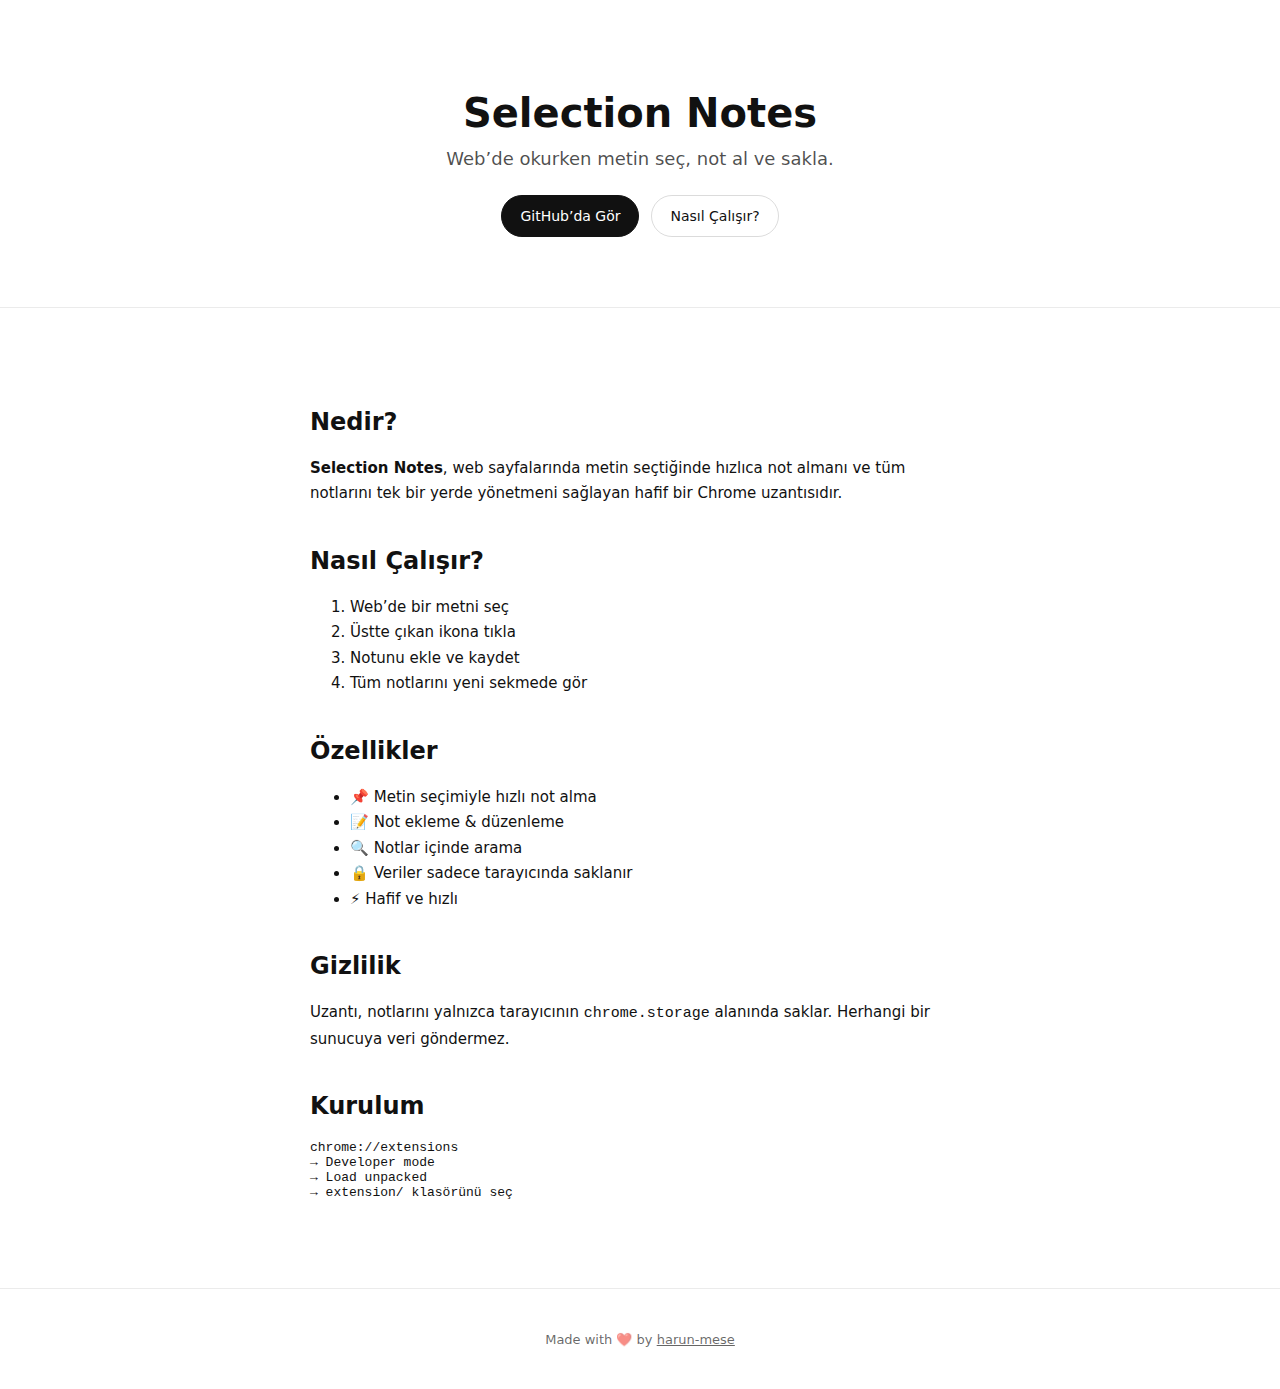
<file: docs/index.html>
<!doctype html>
<html lang="tr">
<head>
  <meta charset="utf-8" />
  <meta name="viewport" content="width=device-width, initial-scale=1" />
  <title>Selection Notes – Chrome Extension</title>
  <meta name="description" content="Web’de okurken metin seç, not al ve kaydet." />
  <link rel="stylesheet" href="style.css" />
</head>
<body>

<header class="hero">
  <h1>Selection Notes</h1>
  <p>Web’de okurken metin seç, not al ve sakla.</p>

  <div class="actions">
    <a class="btn primary" href="https://github.com/harun-mese/my-notes-extension" target="_blank">
      GitHub’da Gör
    </a>
    <a class="btn" href="#how">
      Nasıl Çalışır?
    </a>
  </div>
</header>

<section class="container">
  <h2>Nedir?</h2>
  <p>
    <strong>Selection Notes</strong>, web sayfalarında metin seçtiğinde
    hızlıca not almanı ve tüm notlarını tek bir yerde
    yönetmeni sağlayan hafif bir Chrome uzantısıdır.
  </p>

  <h2 id="how">Nasıl Çalışır?</h2>
  <ol>
    <li>Web’de bir metni seç</li>
    <li>Üstte çıkan ikona tıkla</li>
    <li>Notunu ekle ve kaydet</li>
    <li>Tüm notlarını yeni sekmede gör</li>
  </ol>

  <h2>Özellikler</h2>
  <ul>
    <li>📌 Metin seçimiyle hızlı not alma</li>
    <li>📝 Not ekleme & düzenleme</li>
    <li>🔍 Notlar içinde arama</li>
    <li>🔒 Veriler sadece tarayıcında saklanır</li>
    <li>⚡ Hafif ve hızlı</li>
  </ul>

  <h2>Gizlilik</h2>
  <p>
    Uzantı, notlarını yalnızca tarayıcının
    <code>chrome.storage</code> alanında saklar.
    Herhangi bir sunucuya veri göndermez.
  </p>

  <h2>Kurulum</h2>
  <pre>
chrome://extensions
→ Developer mode
→ Load unpacked
→ extension/ klasörünü seç
  </pre>
</section>

<footer class="footer">
  <p>
    Made with ❤️ by <a href="https://github.com/harun-mese">harun-mese</a>
  </p>
</footer>

</body>
</html>
</file>
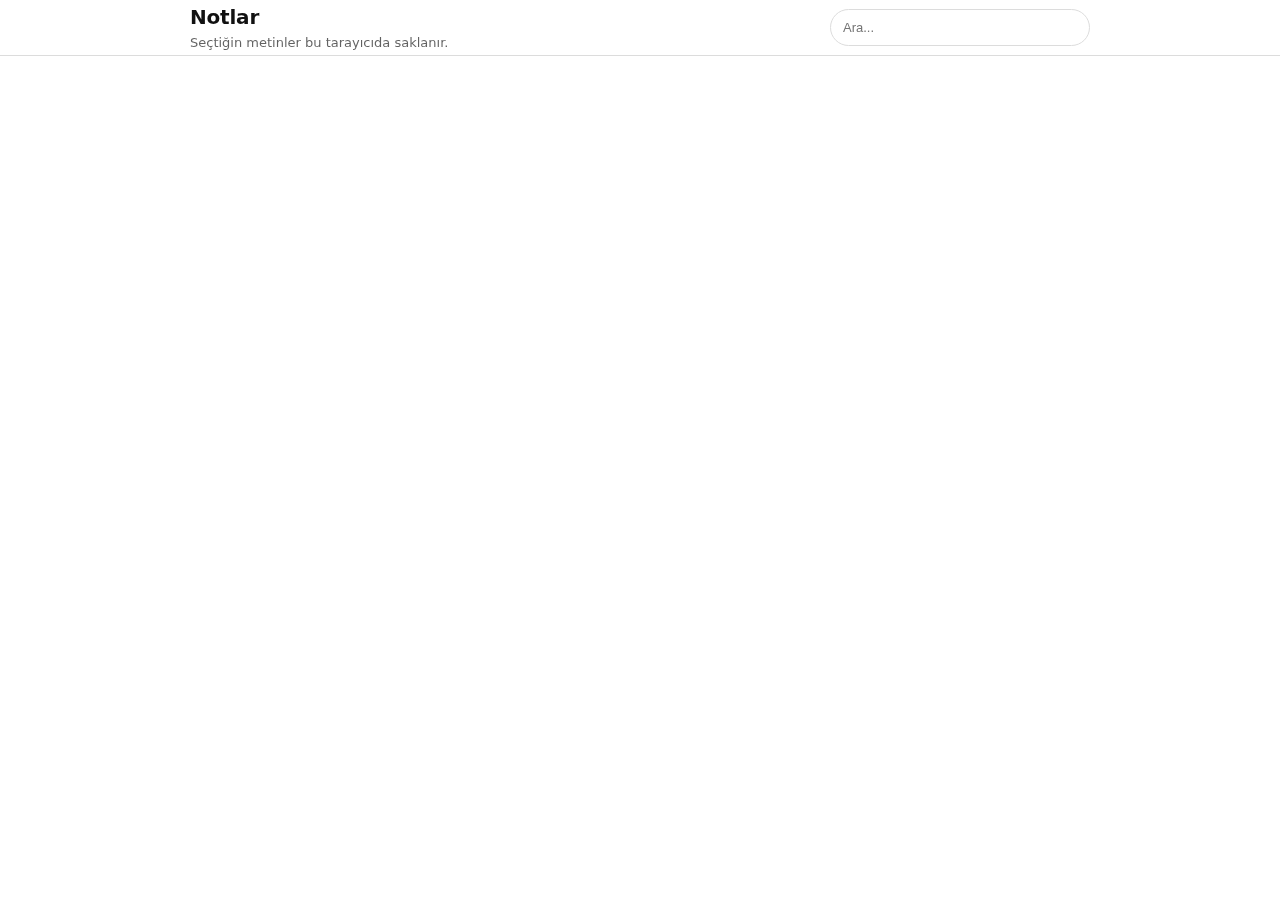
<file: notes.html>
<!doctype html>
<html>
<head>
  <meta charset="utf-8" />
  <meta name="viewport" content="width=device-width,initial-scale=1" />
  <title>Notlar</title>
  <link rel="stylesheet" href="notes.css" />
</head>
<body>
    <main class="container">
  
      <div class="topbar">
        <div class="header">
          <div>
            <h1>Notlar</h1>
            <div class="sub">Seçtiğin metinler bu tarayıcıda saklanır.</div>
          </div>
          <input id="q" placeholder="Ara..." />
        </div>
      </div>
  
      <div id="list" class="list"></div>
  
    </main>
  
    <script src="notes.js"></script>
  </body>
  
</html>
</file>
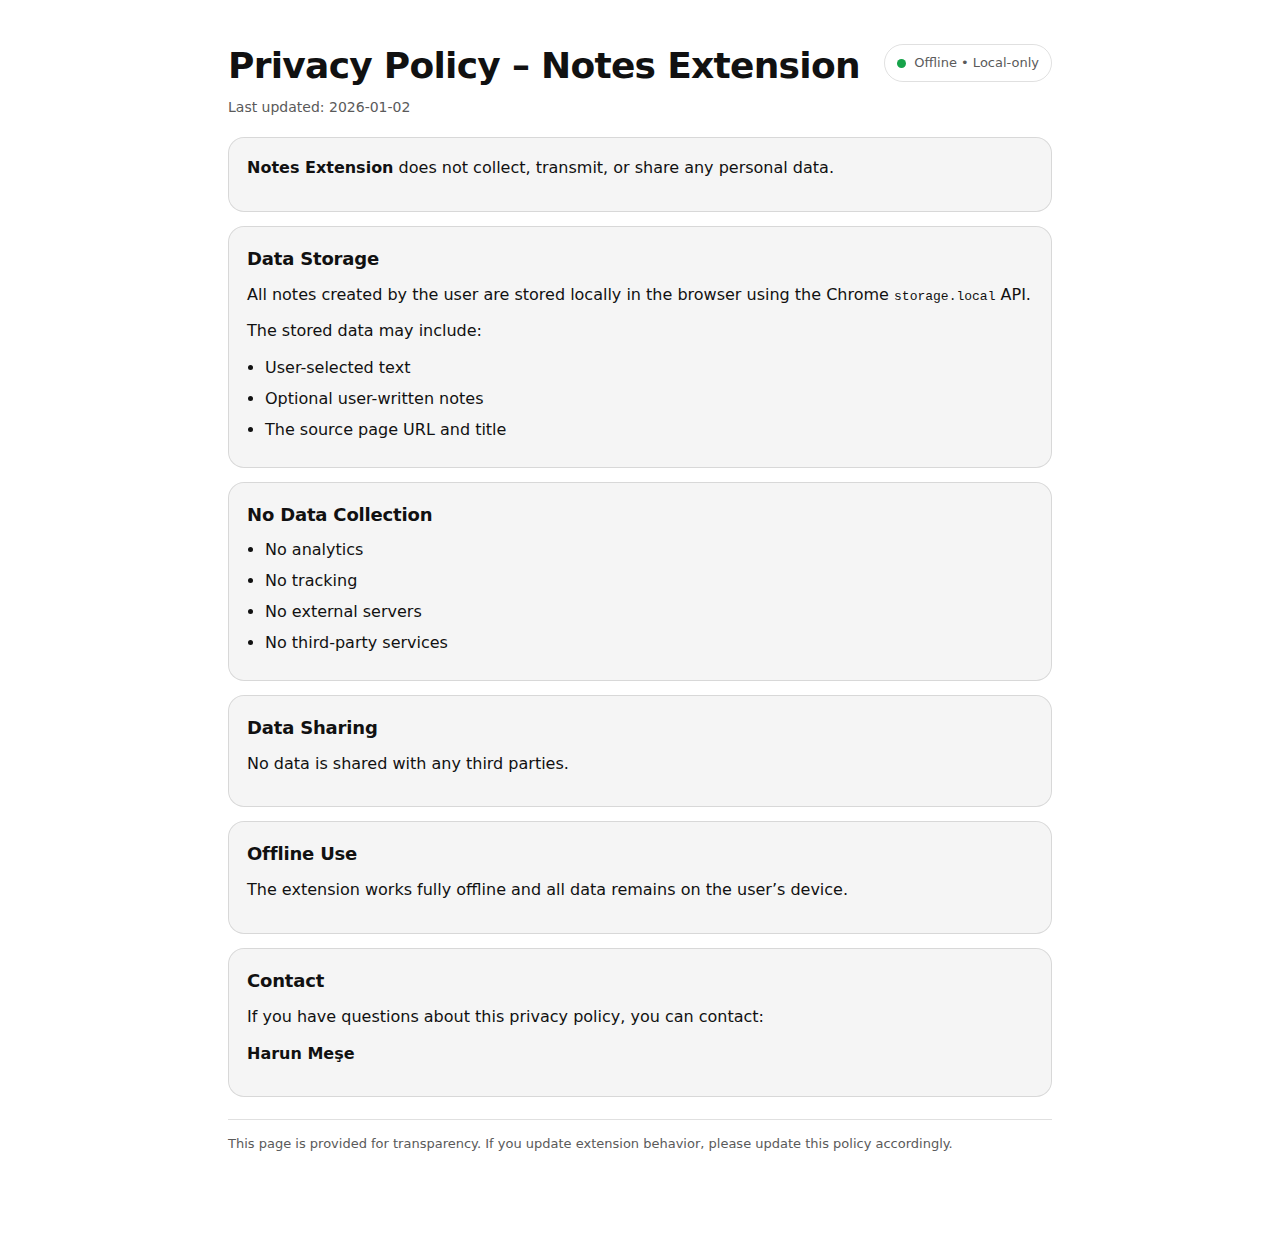
<file: docs/privacy-policy.html>
<!doctype html>
<html lang="en">
<head>
  <meta charset="utf-8" />
  <meta name="viewport" content="width=device-width, initial-scale=1" />
  <title>Privacy Policy – Notes Extension</title>
  <meta name="description" content="Privacy Policy for Notes Extension. This extension stores notes locally and does not collect or share personal data." />
  <style>
    :root{
      --bg:#ffffff;
      --text:#111111;
      --muted:#5a5a5a;
      --border:rgba(0,0,0,.12);
      --card:rgba(0,0,0,.04);
      --link:#0b57d0;
      --radius:16px;
    }
    @media (prefers-color-scheme: dark){
      :root{
        --bg:#0b0b0c;
        --text:#f2f2f2;
        --muted:#b4b4b4;
        --border:rgba(255,255,255,.14);
        --card:rgba(255,255,255,.06);
        --link:#8ab4f8;
      }
    }
    *{box-sizing:border-box}
    body{
      margin:0;
      font-family: ui-sans-serif, system-ui, -apple-system, Segoe UI, Roboto, Arial, sans-serif;
      background:var(--bg);
      color:var(--text);
      line-height:1.55;
    }
    .wrap{
      max-width: 860px;
      margin: 0 auto;
      padding: 44px 18px 70px;
    }
    .top{
      display:flex;
      gap:14px;
      align-items:flex-start;
      justify-content:space-between;
      flex-wrap:wrap;
      margin-bottom: 18px;
    }
    h1{
      margin:0;
      font-size: clamp(26px, 4vw, 36px);
      letter-spacing:-0.02em;
      line-height:1.2;
    }
    .meta{
      color:var(--muted);
      font-size:14px;
      margin-top:10px;
    }
    .card{
      border:1px solid var(--border);
      background:var(--card);
      border-radius: var(--radius);
      padding: 18px 18px;
      margin-top: 14px;
    }
    h2{
      margin:0 0 10px;
      font-size: 18px;
      letter-spacing:-0.01em;
    }
    p{margin: 0 0 12px}
    ul{
      margin: 0;
      padding-left: 18px;
    }
    li{margin: 6px 0}
    a{color:var(--link); text-decoration:none}
    a:hover{text-decoration:underline}
    .footer{
      margin-top: 22px;
      color: var(--muted);
      font-size: 13px;
      border-top: 1px solid var(--border);
      padding-top: 14px;
    }
    .badge{
      display:inline-flex;
      align-items:center;
      gap:8px;
      border:1px solid var(--border);
      border-radius:999px;
      padding:8px 12px;
      font-size:13px;
      color:var(--muted);
      background:transparent;
      user-select:none;
    }
    .dot{
      width:9px;height:9px;border-radius:999px;
      background: #16a34a;
    }
    @media (prefers-color-scheme: dark){
      .dot{ background:#22c55e; }
    }
  </style>
</head>

<body>
  <main class="wrap">
    <div class="top">
      <div>
        <h1>Privacy Policy – Notes Extension</h1>
        <div class="meta">Last updated: <span id="lastUpdated">2026-01-02</span></div>
      </div>
      <div class="badge" title="No data leaves your device">
        <span class="dot" aria-hidden="true"></span>
        Offline • Local-only
      </div>
    </div>

    <div class="card">
      <p><strong>Notes Extension</strong> does not collect, transmit, or share any personal data.</p>
    </div>

    <div class="card">
      <h2>Data Storage</h2>
      <p>All notes created by the user are stored locally in the browser using the Chrome <code>storage.local</code> API.</p>
      <p>The stored data may include:</p>
      <ul>
        <li>User-selected text</li>
        <li>Optional user-written notes</li>
        <li>The source page URL and title</li>
      </ul>
    </div>

    <div class="card">
      <h2>No Data Collection</h2>
      <ul>
        <li>No analytics</li>
        <li>No tracking</li>
        <li>No external servers</li>
        <li>No third-party services</li>
      </ul>
    </div>

    <div class="card">
      <h2>Data Sharing</h2>
      <p>No data is shared with any third parties.</p>
    </div>

    <div class="card">
      <h2>Offline Use</h2>
      <p>The extension works fully offline and all data remains on the user’s device.</p>
    </div>

    <div class="card">
      <h2>Contact</h2>
      <p>If you have questions about this privacy policy, you can contact:</p>
      <p><strong>Harun Meşe</strong></p>
      <!-- İstersen e-posta ekle:
      <p><a href="mailto:you@example.com">you@example.com</a></p>
      -->
    </div>

    <div class="footer">
      <p>This page is provided for transparency. If you update extension behavior, please update this policy accordingly.</p>
    </div>
  </main>

  <script>
    // İstersen otomatik tarih yazdır:
    // document.getElementById("lastUpdated").textContent = new Date().toISOString().slice(0,10);
  </script>
</body>
</html>
</file>
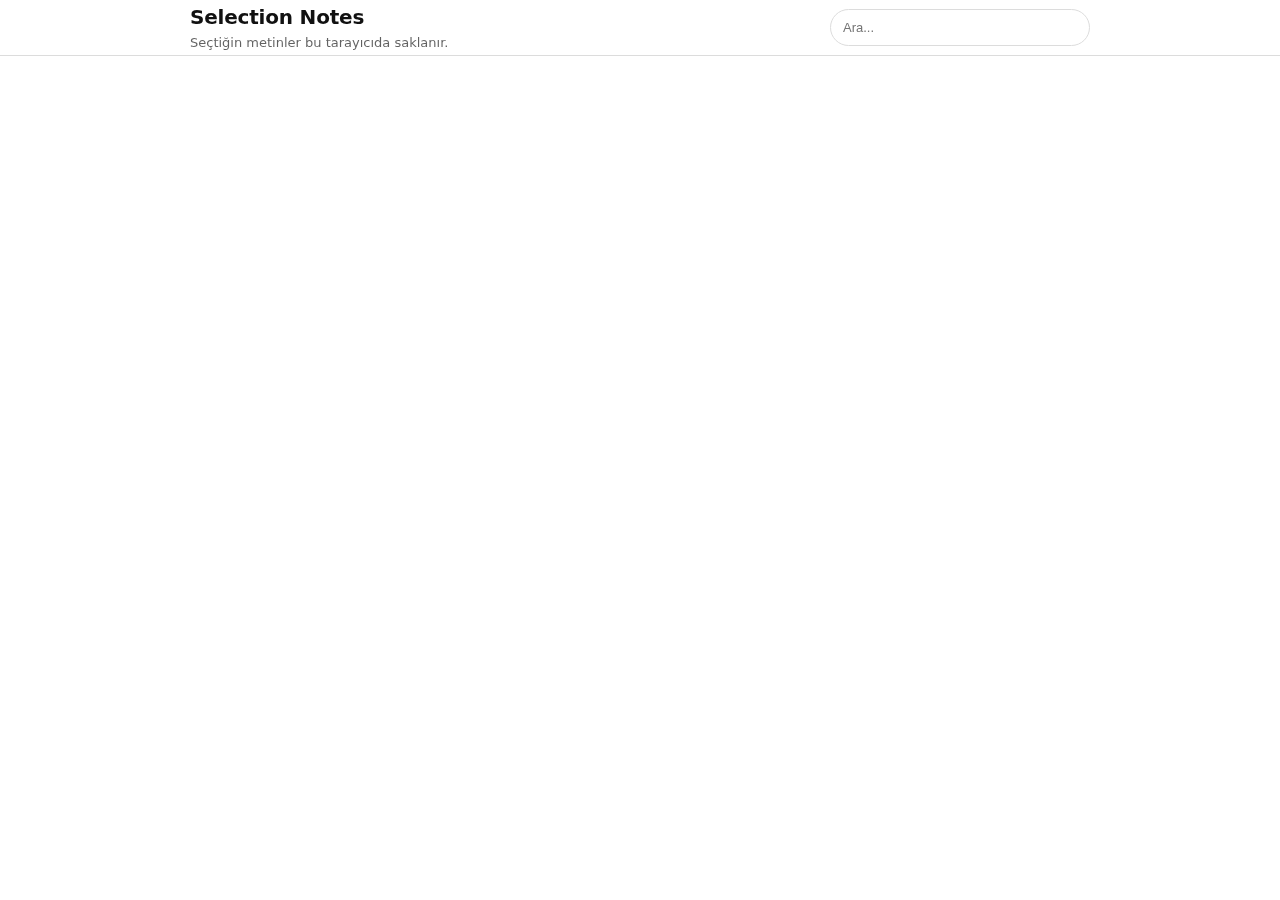
<file: extension/notes.html>
<!doctype html>
<html>
<head>
  <meta charset="utf-8" />
  <meta name="viewport" content="width=device-width,initial-scale=1" />
  <title>Selection Notes</title>
  <link rel="stylesheet" href="notes.css" />
</head>
<body>
    <main class="container">
  
      <div class="topbar">
        <div class="header">
          <div>
            <h1>Selection Notes</h1>
            <div class="sub">Seçtiğin metinler bu tarayıcıda saklanır.</div>
          </div>
          <input id="q" placeholder="Ara..." />
        </div>
      </div>
  
      <div id="list" class="list"></div>
  
    </main>
  
    <script src="notes.js"></script>
  </body>
  
</html>
</file>
<file: docs/style.css>
*{ box-sizing:border-box; }

body{
  margin:0;
  font-family: ui-sans-serif, system-ui, -apple-system, Segoe UI, Roboto, Arial;
  color:#111;
  background:#fff;
}

.hero{
  padding: 90px 20px 70px;
  text-align:center;
  border-bottom: 1px solid rgba(0,0,0,.08);
}

.hero h1{
  font-size: 40px;
  margin:0;
}

.hero p{
  margin: 12px 0 26px;
  font-size: 18px;
  color: rgba(0,0,0,.7);
}

.actions{
  display:flex;
  gap:12px;
  justify-content:center;
}

.btn{
  padding: 12px 18px;
  border-radius: 999px;
  border: 1px solid rgba(0,0,0,.14);
  text-decoration:none;
  color:#111;
  font-size:14px;
}

.btn.primary{
  background:#111;
  color:#fff;
  border-color:#111;
}

.container{
  max-width: 700px;
  margin: 0 auto;
  padding: 60px 20px;
}

.container h2{
  margin-top: 40px;
}

.container p,
.container li{
  line-height:1.7;
  font-size:15px;
}

footer{
  border-top: 1px solid rgba(0,0,0,.08);
  padding: 30px;
  text-align:center;
  font-size: 13px;
  color: rgba(0,0,0,.6);
}

footer a{
  color: inherit;
}
</file>
<file: notes.css>
:root{
    --border:gainsboro;
    --muted: rgba(0,0,0,.62);
    --text: #111;
    --bg: #fff;
  }
  
  *{ box-sizing: border-box; }
  
  html,body{
    height:100%;
  }
  
  body{
    margin:0;
    font-family: ui-sans-serif, system-ui, -apple-system, Segoe UI, Roboto, Arial;
    color: var(--text);
    background: var(--bg);
  }
  
  .container{
    margin: 0 auto;
  }
  
  .topbar{
    position: sticky;
    top: 0;
    background: rgba(255,255,255,.9);
    backdrop-filter: blur(8px);
    padding: 5px 0px;
    border-bottom: 1px solid var(--border);
    
  }
  
  .header{
    max-width: 900px;
    margin-inline: auto;
    display:flex;
    align-items: center;
    justify-content: space-between;
    gap: 12px;
  }
  
  h1{
    margin:0;
    font-size: 20px;
    letter-spacing: -.2px;
  }
  
  .sub{
    margin-top: 6px;
    font-size: 13px;
    color: var(--muted);
  }
  
  #q{
    width: 260px;
    max-width: 45vw;
    border: 1px solid var(--border);
    border-radius: 999px;
    padding: 10px 12px;
    outline: none;
    font-size: 13px;
    background: #fff;
  }
  
  #q:focus{
    border-color: rgba(0,0,0,.22);
  }
  
  .list{
    margin-top: 18px;
    max-width: 700px;
    margin-inline: auto;
  }
  
  .item{
    padding: 16px 50px;
    border-bottom: 1px solid gainsboro;
  }
  
  .item:last-child{
    border-bottom: 0;
  }
  
  .meta{
    display:flex;
    gap:10px;
    flex-wrap:wrap;
    font-size: 12px;
    color: var(--muted);
  }
  
  .meta a{
    color: inherit;
    text-decoration: none;
    border-bottom: 1px solid transparent;
  }
  
  .meta a:hover{
    border-bottom-color: rgba(0,0,0,.18);
  }
  
  .quote{
    margin-top: 10px;
    font-size: 14px;
    line-height: 1.6;
    white-space: pre-wrap;
  }
  
  .note{
    margin-top: 10px;
    width: 100%;
    border: 1px solid rgba(0,0,0,.10);
    border-radius: 12px;
    padding: 10px 12px;
    font-size: 13px;
    line-height: 1.5;
    outline: none;
    resize: vertical;
  }
  
  .actions{
    display:flex;
    gap:10px;
    justify-content:flex-end;
    margin-top: 10px;
  }
  
  .btn{
    border: 1px solid rgba(0,0,0,.12);
    background: #fff;
    border-radius: 999px;
    padding: 5px 20px;
    cursor: pointer;
    font-size: 12px;    
    font-weight: 900;
  }
  
  .btn:hover{
    border-color: rgba(0,0,0,.22);
  }
  
  .btn-primary{
    background: #189f00;
    border-color: #11111100;
    color: #fff;
  }
  
  .btn-primary:hover{
    opacity: .92;
  }
  
  .empty{
    padding: 30px 0;
    color: var(--muted);
    font-size: 13px;
  }
</file>
<file: extension/notes.css>
:root{
    --border:gainsboro;
    --muted: rgba(0,0,0,.62);
    --text: #111;
    --bg: #fff;
  }
  
  *{ box-sizing: border-box; }
  
  html,body{
    height:100%;
  }
  
  body{
    margin:0;
    font-family: ui-sans-serif, system-ui, -apple-system, Segoe UI, Roboto, Arial;
    color: var(--text);
    background: var(--bg);
  }
  
  .container{
    margin: 0 auto;
  }
  
  .topbar{
    position: sticky;
    top: 0;
    background: rgba(255,255,255,.9);
    backdrop-filter: blur(8px);
    padding: 5px 0px;
    border-bottom: 1px solid var(--border);
    
  }
  
  .header{
    max-width: 900px;
    margin-inline: auto;
    display:flex;
    align-items: center;
    justify-content: space-between;
    gap: 12px;
  }
  
  h1{
    margin:0;
    font-size: 20px;
    letter-spacing: -.2px;
  }
  
  .sub{
    margin-top: 6px;
    font-size: 13px;
    color: var(--muted);
  }
  
  #q{
    width: 260px;
    max-width: 45vw;
    border: 1px solid var(--border);
    border-radius: 999px;
    padding: 10px 12px;
    outline: none;
    font-size: 13px;
    background: #fff;
  }
  
  #q:focus{
    border-color: rgba(0,0,0,.22);
  }
  
  .list{
    margin-top: 18px;
    max-width: 700px;
    margin-inline: auto;
  }
  
  .item{
    padding: 16px 50px;
    border-bottom: 1px solid gainsboro;
  }
  
  .item:last-child{
    border-bottom: 0;
  }
  
  .meta{
    display:flex;
    gap:10px;
    flex-wrap:wrap;
    font-size: 12px;
    color: var(--muted);
  }
  
  .meta a{
    color: inherit;
    text-decoration: none;
    border-bottom: 1px solid transparent;
  }
  
  .meta a:hover{
    border-bottom-color: rgba(0,0,0,.18);
  }
  
  .quote{
    margin-top: 10px;
    font-size: 18px;
    line-height: 1.6;
    white-space: pre-wrap;
  }
  
  .note{
    width: 100%;
    border: 1px solid rgba(0,0,0,.10);
    border-radius: 12px;
    padding: 10px 12px;
    font-size: 13px;
    line-height: 1.5;
    outline: none;
    resize: vertical;
  }
  
  .actions{
    display:flex;
    gap:10px;
    justify-content:flex-end;
    align-items: center;
    margin-top: 10px;
  }
  
  .btn{
    border: 1px solid rgba(0,0,0,.12);
    background: #fff;
    border-radius: 8px;
    padding: 10px 20px;
    cursor: pointer;
    font-size: 12px;    
    font-weight: 900;
    white-space: nowrap;
  }
  
  .btn:hover{
    border-color: rgba(0,0,0,.22);
    background-color: tomato;
  }
  .deleteBtn:hover .item{
    background-color: tomato;
  }

  .btn-primary{
    background: #189f00;
    border-color: #11111100;
    color: #fff;
    border-radius: 999px;
  }
  
  .btn-primary:hover{
    opacity: .92;
  }
  
  .empty{
    padding: 30px 0;
    color: var(--muted);
    font-size: 13px;
  }
</file>
